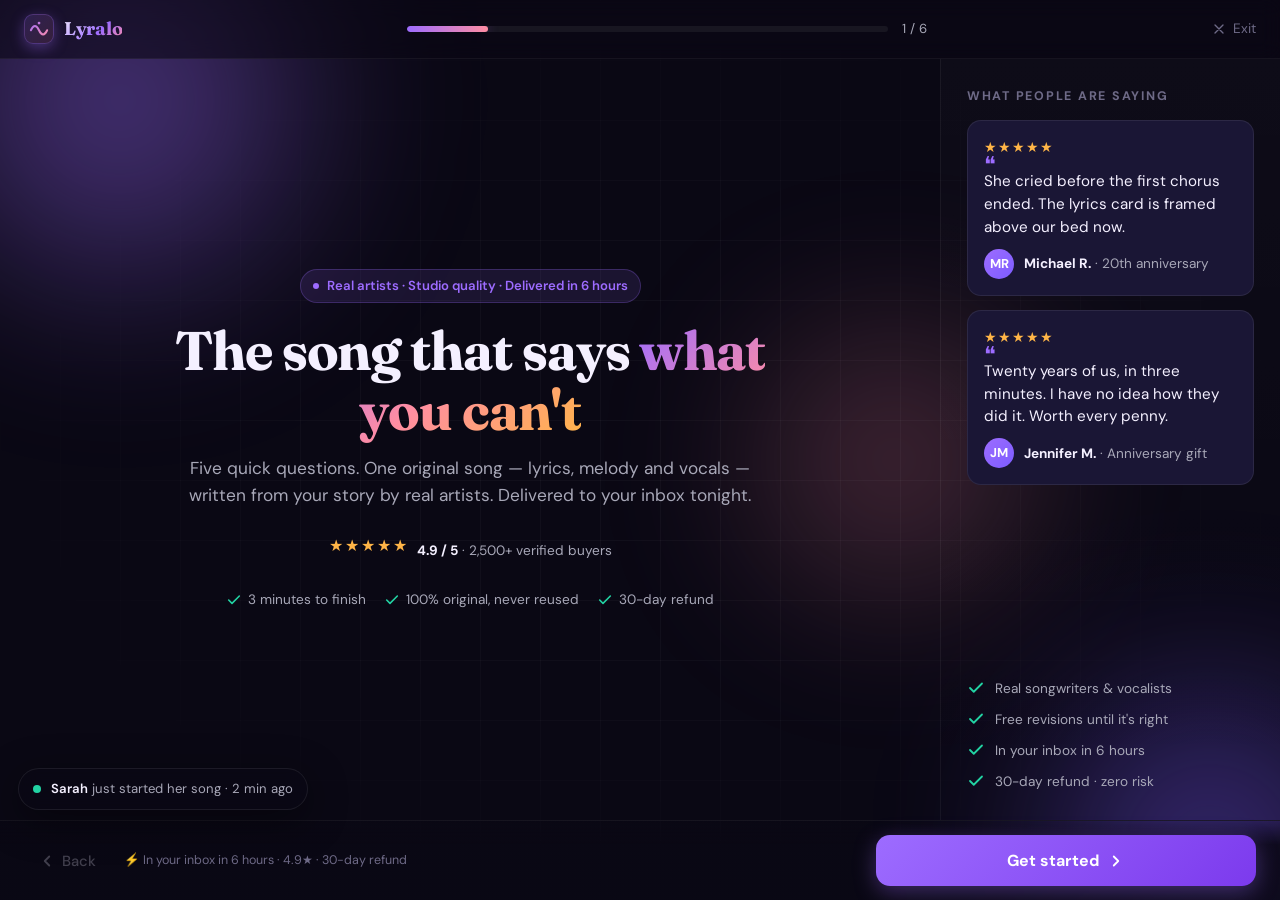
<file: quiz.html>
<!DOCTYPE html>
<html lang="en">
<head>
    <meta charset="UTF-8">
    <meta name="viewport" content="width=device-width, initial-scale=1.0, viewport-fit=cover">
    <meta name="theme-color" content="#0a0814">
    <meta name="robots" content="noindex,follow">
    <title>Create Your Song — Lyralo</title>
    <meta name="description" content="Answer a few quick questions and we'll craft a one-of-a-kind song for your special someone. Ready in 6 hours.">
    <link rel="preconnect" href="https://fonts.googleapis.com">
    <link rel="preconnect" href="https://fonts.gstatic.com" crossorigin>
    <link href="https://fonts.googleapis.com/css2?family=Fraunces:opsz,wght@9..144,600;9..144,700;9..144,800&family=DM+Sans:wght@300;400;500;600;700&display=swap" rel="stylesheet">
    <style>
    /* ========== TOKENS ========== */
    *,*::before,*::after{margin:0;padding:0;box-sizing:border-box}
    :root{
      --bg:#0a0814;
      --bg-2:#11111a;
      --surface:#1a1635;
      --surface-2:#221d40;
      --border:rgba(255,255,255,.08);
      --border-soft:rgba(255,255,255,.05);
      --text:#f4f0ff;
      --text-2:#a8a8b8;
      --text-3:#6e6a87;
      --accent:#9d6cff;
      --accent-2:#ff8da3;
      --accent-glow:rgba(157, 108, 255,.35);
      --gold:#ffb547;
      --green:#22d3a3;
      --purple:#7c5cff;
      --radius:14px;
      --radius-lg:20px;
      --shadow:0 10px 40px rgba(0,0,0,.45);
      --font:'DM Sans',-apple-system,BlinkMacSystemFont,Segoe UI,sans-serif;
      --display:'Fraunces','Playfair Display',Georgia,serif;
    }
    html,body{height:100%}
    html{scroll-behavior:smooth;font-size:16px}
    body{
      font-family:var(--font);
      background:var(--bg);
      color:var(--text);
      line-height:1.55;
      -webkit-font-smoothing:antialiased;
      overflow:hidden;
    }
    a{color:inherit;text-decoration:none}
    button{cursor:pointer;border:0;background:none;font-family:inherit;color:inherit}
    input,textarea,select{font-family:inherit;font-size:1rem;color:inherit}
    img{max-width:100%;display:block}

    /* ========== BACKGROUND ATMOSPHERE ========== */
    .bg-fx{position:fixed;inset:0;z-index:0;overflow:hidden;pointer-events:none}
    .orb{position:absolute;border-radius:50%;filter:blur(80px);opacity:.55;animation:float 18s ease-in-out infinite}
    .orb-1{width:520px;height:520px;background:radial-gradient(circle,#9d6cff 0%,transparent 70%);top:-160px;left:-140px}
    .orb-2{width:460px;height:460px;background:radial-gradient(circle,#7c5cff 0%,transparent 70%);bottom:-180px;right:-160px;animation-delay:-6s}
    .orb-3{width:380px;height:380px;background:radial-gradient(circle,#ff8da3 0%,transparent 70%);top:30%;left:55%;animation-delay:-12s;opacity:.35}
    .grid-fx{position:absolute;inset:0;background-image:linear-gradient(rgba(255,255,255,.03) 1px,transparent 1px),linear-gradient(90deg,rgba(255,255,255,.03) 1px,transparent 1px);background-size:60px 60px;mask-image:radial-gradient(ellipse at center,black 30%,transparent 75%)}
    @keyframes float{0%,100%{transform:translate(0,0) scale(1)}50%{transform:translate(28px,-32px) scale(1.05)}}

    /* ========== APP SHELL ========== */
    .app{position:relative;z-index:1;height:100dvh;display:flex;flex-direction:column}

    /* HEADER */
    .topbar{
      flex:0 0 auto;
      display:flex;align-items:center;gap:16px;
      padding:14px 24px;
      border-bottom:1px solid var(--border-soft);
      background:rgba(10,8,20,.6);
      backdrop-filter:blur(10px);
      -webkit-backdrop-filter:blur(10px);
    }
    .brand{display:flex;align-items:center;gap:10px;font-family:var(--display);font-weight:700;letter-spacing:-.015em;font-size:1.15rem}
    .brand-word{background:linear-gradient(135deg,var(--text) 0%,var(--accent) 60%,var(--accent-2) 100%);-webkit-background-clip:text;background-clip:text;-webkit-text-fill-color:transparent}
    .brand-mark{
      width:30px;height:30px;display:grid;place-items:center;
      background:linear-gradient(135deg,rgba(157,108,255,.18),rgba(255,141,163,.12));
      border:1px solid rgba(157,108,255,.28);
      border-radius:9px;
      box-shadow:0 4px 14px var(--accent-glow);
    }
    .progress{flex:1;display:flex;align-items:center;gap:14px;max-width:520px;margin:0 auto}
    .progress-track{flex:1;height:6px;background:rgba(255,255,255,.06);border-radius:99px;overflow:hidden}
    .progress-fill{height:100%;width:16.6%;background:linear-gradient(90deg,var(--accent),var(--accent-2));border-radius:99px;transition:width .5s cubic-bezier(.4,0,.2,1);box-shadow:0 0 12px var(--accent-glow)}
    .progress-label{font-size:.82rem;color:var(--text-2);font-variant-numeric:tabular-nums;white-space:nowrap}
    .exit-link{font-size:.85rem;color:var(--text-3);transition:color .2s;display:flex;align-items:center;gap:6px}
    .exit-link:hover{color:var(--text-2)}

    /* STAGE — fills viewport */
    .stage{
      flex:1 1 auto;position:relative;overflow:hidden;
      display:flex;
    }
    .stage-inner{
      flex:1;display:flex;align-items:center;justify-content:center;
      padding:24px;
      overflow-y:auto;overflow-x:hidden;
      scrollbar-width:thin;scrollbar-color:rgba(255,255,255,.12) transparent;
    }
    .stage-inner::-webkit-scrollbar{width:8px}
    .stage-inner::-webkit-scrollbar-thumb{background:rgba(255,255,255,.1);border-radius:99px}

    /* STEP — only active is visible */
    .step{
      width:100%;max-width:780px;
      display:none;
      animation:slideIn .45s cubic-bezier(.16,1,.3,1) both;
    }
    .step.active{display:block}
    @keyframes slideIn{from{opacity:0;transform:translateY(18px)}to{opacity:1;transform:translateY(0)}}

    .step-eyebrow{display:inline-flex;align-items:center;gap:8px;color:var(--accent);font-weight:600;font-size:.78rem;letter-spacing:.14em;text-transform:uppercase;margin-bottom:10px}
    .step-eyebrow::before{content:"";width:18px;height:1.5px;background:var(--accent)}
    .step h2{font-family:var(--display);font-size:clamp(1.7rem,3.6vw,2.4rem);line-height:1.15;letter-spacing:-.015em;font-weight:700;margin-bottom:8px}
    .step .lead{color:var(--text-2);font-size:1.02rem;margin-bottom:24px;max-width:60ch}

    /* SIDE PANEL (desktop only) */
    .sidepanel{
      flex:0 0 340px;display:none;flex-direction:column;
      padding:28px 26px;
      border-left:1px solid var(--border-soft);
      background:linear-gradient(180deg,rgba(255,255,255,.02),transparent);
    }
    .sidepanel h3{font-size:.78rem;letter-spacing:.14em;text-transform:uppercase;color:var(--text-3);margin-bottom:14px}
    .sp-card{
      background:var(--surface);border:1px solid var(--border);border-radius:var(--radius);
      padding:16px;margin-bottom:14px;
    }
    .sp-quote{font-size:.95rem;line-height:1.5;color:var(--text);margin-bottom:10px}
    .sp-quote::before{content:"❝";color:var(--accent);font-size:1.4rem;font-family:var(--display);line-height:0;display:block;margin-bottom:6px}
    .sp-author{display:flex;align-items:center;gap:10px;font-size:.85rem;color:var(--text-2)}
    .sp-author-avatar{width:30px;height:30px;border-radius:50%;background:linear-gradient(135deg,var(--accent),var(--purple));display:grid;place-items:center;font-weight:700;font-size:.8rem;color:white;flex:0 0 30px}
    .sp-stars{color:var(--gold);font-size:.85rem;letter-spacing:1px;margin-bottom:6px}
    .sp-trust{display:flex;flex-direction:column;gap:10px;margin-top:auto}
    .sp-trust-row{display:flex;align-items:center;gap:10px;font-size:.85rem;color:var(--text-2)}
    .sp-trust-row svg{flex:0 0 18px;color:var(--green)}

    /* OPTIONS — occasion grid */
    .grid{display:grid;gap:10px}
    .grid-occ{grid-template-columns:repeat(auto-fill,minmax(150px,1fr))}
    .opt{
      position:relative;
      background:var(--surface);border:1.5px solid var(--border);border-radius:var(--radius);
      padding:18px 14px;text-align:center;
      transition:transform .18s,border-color .18s,background .18s;
      display:flex;flex-direction:column;align-items:center;gap:8px;
      min-height:108px;
    }
    .opt:hover{border-color:rgba(157, 108, 255,.5);background:var(--surface-2);transform:translateY(-2px)}
    .opt.selected{border-color:var(--accent);background:linear-gradient(180deg,rgba(157, 108, 255,.12),var(--surface-2));box-shadow:0 0 0 3px rgba(157, 108, 255,.15),0 8px 24px rgba(157, 108, 255,.18)}
    .opt-icon{font-size:1.7rem;line-height:1}
    .opt-label{font-size:.95rem;font-weight:500;color:var(--text)}
    .opt-tag{
      position:absolute;top:-8px;right:10px;
      font-size:.62rem;font-weight:700;letter-spacing:.08em;
      padding:3px 8px;border-radius:99px;
      background:linear-gradient(135deg,var(--accent),var(--accent-2));color:white;
      text-transform:uppercase;
    }
    .opt-tag.gold{background:linear-gradient(135deg,#ffb547,#f97316);color:#0a0814}
    .opt-tag.purple{background:linear-gradient(135deg,var(--purple),#5b21b6);color:white}

    /* GENRE LIST — single-column rows on desktop */
    .grid-genre{grid-template-columns:repeat(2,1fr);gap:8px}
    .row{
      display:flex;align-items:center;gap:14px;
      background:var(--surface);border:1.5px solid var(--border);border-radius:var(--radius);
      padding:14px 16px;text-align:left;transition:.2s;
    }
    .row:hover{border-color:rgba(157, 108, 255,.5);background:var(--surface-2)}
    .row.selected{border-color:var(--accent);background:linear-gradient(90deg,rgba(157, 108, 255,.10),var(--surface-2));box-shadow:0 0 0 3px rgba(157, 108, 255,.15)}
    .row-radio{
      flex:0 0 18px;width:18px;height:18px;border-radius:50%;
      border:2px solid var(--border);position:relative;transition:.2s;
    }
    .row.selected .row-radio{border-color:var(--accent);background:var(--accent);box-shadow:0 0 0 3px rgba(157, 108, 255,.2)}
    .row.selected .row-radio::after{content:"";position:absolute;inset:3px;background:white;border-radius:50%}
    .row-body{flex:1;min-width:0}
    .row-name{font-weight:600;font-size:.98rem;color:var(--text);display:flex;align-items:center;gap:8px}
    .row-desc{font-size:.82rem;color:var(--text-3);margin-top:2px}
    .row-tag{font-size:.6rem;font-weight:700;letter-spacing:.08em;padding:2px 7px;border-radius:99px;background:rgba(157, 108, 255,.15);color:var(--accent);text-transform:uppercase}
    .row-tag.hot{background:rgba(255, 181, 71,.15);color:var(--gold)}

    /* MOOD PILLS */
    .pills{display:flex;flex-wrap:wrap;gap:8px}
    .pill{
      padding:10px 16px;border-radius:99px;background:var(--surface);
      border:1.5px solid var(--border);font-size:.92rem;font-weight:500;color:var(--text-2);
      transition:.2s;
    }
    .pill:hover{border-color:rgba(157, 108, 255,.5);color:var(--text);background:var(--surface-2)}
    .pill.selected{border-color:var(--accent);background:linear-gradient(90deg,rgba(157, 108, 255,.18),rgba(255, 141, 163,.12));color:var(--text);box-shadow:0 0 0 3px rgba(157, 108, 255,.15)}

    .subhead{
      display:flex;align-items:center;gap:10px;margin:22px 0 12px;
      font-size:.78rem;letter-spacing:.14em;text-transform:uppercase;color:var(--text-3);font-weight:600;
    }
    .subhead::after{content:"";flex:1;height:1px;background:var(--border)}

    /* FORM */
    .field{margin-bottom:16px}
    .field label{display:block;font-size:.85rem;font-weight:600;color:var(--text-2);margin-bottom:6px;letter-spacing:.02em}
    .field label .req{color:var(--accent);margin-left:2px}
    .field input,.field textarea,.field select{
      width:100%;background:var(--surface);border:1.5px solid var(--border);border-radius:var(--radius);
      padding:14px 16px;color:var(--text);transition:.2s;
    }
    .field input:focus,.field textarea:focus,.field select:focus{
      outline:none;border-color:var(--accent);background:var(--surface-2);
      box-shadow:0 0 0 3px rgba(157, 108, 255,.18);
    }
    .field textarea{resize:vertical;min-height:140px;line-height:1.55;font-family:inherit}
    .field .hint{display:block;font-size:.78rem;color:var(--text-3);margin-top:6px}
    .field .hint .count{color:var(--text-2);font-weight:600}

    .field-row{display:grid;grid-template-columns:1fr 1fr;gap:14px}
    @media (max-width:560px){.field-row{grid-template-columns:1fr}}

    .tips-card{
      background:linear-gradient(180deg,rgba(157, 108, 255,.08),rgba(157, 108, 255,.03));
      border:1px solid rgba(157, 108, 255,.18);
      border-radius:var(--radius);padding:14px 16px;margin:8px 0 18px;
    }
    .tips-card h5{font-size:.78rem;letter-spacing:.12em;text-transform:uppercase;color:var(--accent);font-weight:700;margin-bottom:8px}
    .tips-card ul{list-style:none;display:grid;gap:5px}
    .tips-card li{font-size:.88rem;color:var(--text-2);padding-left:18px;position:relative;line-height:1.5}
    .tips-card li::before{content:"♪";position:absolute;left:0;color:var(--accent);font-weight:700}

    /* VOICE GRID */
    .grid-voice{grid-template-columns:repeat(4,1fr);gap:10px}
    @media (max-width:680px){.grid-voice{grid-template-columns:repeat(2,1fr)}}
    .voice{
      position:relative;background:var(--surface);border:1.5px solid var(--border);border-radius:var(--radius);
      padding:18px 12px;text-align:center;transition:.2s;display:flex;flex-direction:column;align-items:center;gap:6px;
      min-height:130px;justify-content:center;
    }
    .voice:hover{border-color:rgba(157, 108, 255,.5);background:var(--surface-2);transform:translateY(-2px)}
    .voice.selected{border-color:var(--accent);background:linear-gradient(180deg,rgba(157, 108, 255,.12),var(--surface-2));box-shadow:0 0 0 3px rgba(157, 108, 255,.15)}
    .voice-icon{font-size:2rem;line-height:1}
    .voice-name{font-weight:600;font-size:.95rem}
    .voice-sub{font-size:.75rem;color:var(--text-3)}
    .voice-tag{position:absolute;top:-8px;left:50%;transform:translateX(-50%);font-size:.6rem;font-weight:700;letter-spacing:.06em;padding:3px 8px;border-radius:99px;background:linear-gradient(135deg,var(--gold),#f97316);color:#0a0814;text-transform:uppercase;white-space:nowrap}

    /* SUMMARY (final step) */
    .summary{
      background:linear-gradient(135deg,rgba(157, 108, 255,.08),rgba(124, 92, 255,.06));
      border:1px solid rgba(157, 108, 255,.2);
      border-radius:var(--radius-lg);padding:18px;margin-bottom:18px;
    }
    .summary-head{display:flex;justify-content:space-between;align-items:flex-start;margin-bottom:14px;gap:10px}
    .summary-tag{display:inline-block;font-size:.7rem;font-weight:700;letter-spacing:.1em;padding:4px 10px;border-radius:99px;background:linear-gradient(135deg,var(--accent),var(--accent-2));color:white;text-transform:uppercase;margin-bottom:6px}
    .summary-title{font-family:var(--display);font-size:1.3rem;font-weight:700}
    .summary-edit{font-size:.82rem;color:var(--accent);font-weight:600;padding:6px 10px;border-radius:8px;transition:.2s}
    .summary-edit:hover{background:rgba(157, 108, 255,.1)}
    .summary-grid{display:grid;grid-template-columns:repeat(2,1fr);gap:10px}
    .sum-cell{background:rgba(0,0,0,.25);border:1px solid var(--border-soft);border-radius:10px;padding:10px 12px}
    .sum-label{display:block;font-size:.66rem;letter-spacing:.12em;text-transform:uppercase;color:var(--text-3);margin-bottom:2px;font-weight:600}
    .sum-value{font-size:.92rem;font-weight:600;color:var(--text)}

    /* PACKAGES */
    .pkg{
      position:relative;display:flex;align-items:center;gap:14px;
      background:var(--surface);border:2px solid var(--border);border-radius:var(--radius);
      padding:16px;margin-bottom:10px;transition:.2s;cursor:pointer;
    }
    .pkg:hover{border-color:rgba(157, 108, 255,.5)}
    .pkg.selected{border-color:var(--accent);background:linear-gradient(90deg,rgba(157, 108, 255,.08),var(--surface-2));box-shadow:0 0 0 3px rgba(157, 108, 255,.15)}
    .pkg-check{flex:0 0 22px;width:22px;height:22px;border-radius:50%;border:2px solid var(--border);position:relative;transition:.2s}
    .pkg.selected .pkg-check{border-color:var(--accent);background:var(--accent)}
    .pkg.selected .pkg-check::after{content:"✓";position:absolute;inset:0;display:grid;place-items:center;color:white;font-size:.75rem;font-weight:700}
    .pkg-body{flex:1;min-width:0}
    .pkg-title{font-weight:700;font-size:1rem}
    .pkg-desc{font-size:.82rem;color:var(--text-3);margin-top:2px}
    .pkg-save{font-size:.78rem;color:var(--green);margin-top:4px;font-weight:600}
    .pkg-price{text-align:right;flex:0 0 auto}
    .pkg-old{display:block;font-size:.82rem;color:var(--text-3);text-decoration:line-through}
    .pkg-new{font-size:1.25rem;font-weight:700;color:var(--text)}
    .pkg-badge{position:absolute;top:-9px;right:14px;font-size:.62rem;font-weight:700;letter-spacing:.08em;padding:3px 9px;border-radius:99px;background:linear-gradient(135deg,var(--gold),#f97316);color:#0a0814;text-transform:uppercase}

    .checkout-trust{display:flex;flex-wrap:wrap;justify-content:center;gap:14px;margin:14px 0;font-size:.82rem;color:var(--text-2)}

    /* CTA + FOOTER BAR */
    .footbar{
      flex:0 0 auto;
      padding:14px 24px calc(14px + env(safe-area-inset-bottom));
      background:linear-gradient(180deg,rgba(10,8,20,0),rgba(10,8,20,.85) 30%);
      border-top:1px solid var(--border-soft);
      display:flex;align-items:center;gap:14px;
    }
    .back-btn{
      display:inline-flex;align-items:center;gap:6px;padding:12px 14px;
      color:var(--text-2);font-weight:500;font-size:.92rem;border-radius:var(--radius);
      transition:.2s;
    }
    .back-btn:hover{color:var(--text);background:rgba(255,255,255,.04)}
    .back-btn:disabled{opacity:.35;cursor:not-allowed}
    .next-btn{
      flex:1;max-width:380px;margin-left:auto;
      display:inline-flex;align-items:center;justify-content:center;gap:8px;
      padding:15px 22px;border-radius:var(--radius);
      background:linear-gradient(135deg,var(--accent),#7c3aed);
      color:white;font-weight:700;font-size:1rem;
      box-shadow:0 6px 22px var(--accent-glow);
      transition:.2s;
    }
    .next-btn:hover:not(:disabled){transform:translateY(-2px);box-shadow:0 10px 30px var(--accent-glow)}
    .next-btn:disabled{opacity:.45;cursor:not-allowed;box-shadow:none}
    .next-btn .arr{transition:transform .25s}
    .next-btn:hover:not(:disabled) .arr{transform:translateX(3px)}
    .footbar-meta{display:none;font-size:.78rem;color:var(--text-3);margin-right:auto}

    /* LIVE BADGE */
    .live{
      position:fixed;left:18px;bottom:90px;z-index:5;
      display:flex;align-items:center;gap:10px;
      background:rgba(10,8,20,.85);border:1px solid var(--border);
      backdrop-filter:blur(10px);-webkit-backdrop-filter:blur(10px);
      padding:10px 14px;border-radius:99px;
      font-size:.82rem;color:var(--text-2);
      box-shadow:var(--shadow);
      animation:slideUp .5s cubic-bezier(.16,1,.3,1) .8s both;
      max-width:calc(100vw - 36px);
    }
    .live-dot{width:8px;height:8px;border-radius:50%;background:var(--green);box-shadow:0 0 0 0 rgba(34, 211, 163,.6);animation:livePulse 1.6s infinite}
    .live strong{color:var(--text);font-weight:600}
    @keyframes livePulse{0%{box-shadow:0 0 0 0 rgba(34, 211, 163,.6)}70%{box-shadow:0 0 0 10px rgba(34, 211, 163,0)}100%{box-shadow:0 0 0 0 rgba(34, 211, 163,0)}}
    @keyframes slideUp{from{opacity:0;transform:translateY(20px)}to{opacity:1;transform:translateY(0)}}

    /* WELCOME STEP (step 0) */
    .welcome{text-align:center;max-width:620px;margin:0 auto}
    .welcome-pill{display:inline-flex;align-items:center;gap:8px;padding:6px 12px;border-radius:99px;background:rgba(157, 108, 255,.12);border:1px solid rgba(157, 108, 255,.25);color:var(--accent);font-size:.82rem;font-weight:600;margin-bottom:18px}
    .welcome h1{font-family:var(--display);font-size:clamp(2rem,5.5vw,3.4rem);line-height:1.1;letter-spacing:-.02em;font-weight:700;margin-bottom:14px}
    .welcome h1 em{font-style:normal;background:linear-gradient(135deg,var(--accent),var(--accent-2),var(--gold));-webkit-background-clip:text;background-clip:text;-webkit-text-fill-color:transparent}
    .welcome-lead{color:var(--text-2);font-size:1.08rem;margin-bottom:26px;max-width:50ch;margin-left:auto;margin-right:auto}
    .welcome-meta{display:flex;flex-wrap:wrap;justify-content:center;gap:18px;margin-top:22px;font-size:.85rem;color:var(--text-2)}
    .welcome-meta span{display:flex;align-items:center;gap:6px}
    .welcome-meta svg{color:var(--green);flex:0 0 16px}
    .welcome-stars{color:var(--gold);letter-spacing:2px;font-size:1rem;margin-bottom:8px}
    .welcome-stars-row{display:flex;align-items:center;justify-content:center;gap:8px;font-size:.85rem;color:var(--text-2);margin-bottom:18px}

    /* DESKTOP LAYOUT */
    @media (min-width:1024px){
      .stage{display:flex}
      .sidepanel{display:flex}
      .footbar-meta{display:block}
    }
    @media (max-width:560px){
      .topbar{padding:12px 16px;gap:10px}
      .stage-inner{padding:18px 16px}
      .footbar{padding:10px 16px calc(10px + env(safe-area-inset-bottom));gap:8px}
      .next-btn{padding:14px 16px;font-size:.95rem}
      .step h2{font-size:1.6rem}
      .live{left:10px;right:10px;bottom:78px;justify-content:center}
      .grid-occ{grid-template-columns:repeat(2,1fr)}
      .grid-genre{grid-template-columns:1fr}
      .summary-grid{grid-template-columns:1fr}
    }
    @media (min-width:561px) and (max-width:900px){
      .grid-occ{grid-template-columns:repeat(3,1fr)}
    }

    .visually-hidden{position:absolute;width:1px;height:1px;padding:0;margin:-1px;overflow:hidden;clip:rect(0,0,0,0);white-space:nowrap;border:0}
    </style>
</head>
<body>

<div class="bg-fx" aria-hidden="true">
    <div class="orb orb-1"></div>
    <div class="orb orb-2"></div>
    <div class="orb orb-3"></div>
    <div class="grid-fx"></div>
</div>

<div class="app">

    <!-- ========== HEADER ========== -->
    <header class="topbar">
        <a href="/" class="brand" aria-label="Lyralo home">
            <span class="brand-mark" aria-hidden="true">
                <svg width="20" height="20" viewBox="0 0 32 32" fill="none">
                    <defs>
                        <linearGradient id="lyraGradQuiz" x1="0" y1="0" x2="32" y2="32" gradientUnits="userSpaceOnUse">
                            <stop offset="0%" stop-color="#9d6cff"/>
                            <stop offset="100%" stop-color="#ff8da3"/>
                        </linearGradient>
                    </defs>
                    <path d="M3 18c4-9 9-9 13 0s9 9 13 0" stroke="url(#lyraGradQuiz)" stroke-width="3.2" stroke-linecap="round" fill="none"/>
                    <circle cx="16" cy="6.5" r="2.2" fill="url(#lyraGradQuiz)"/>
                </svg>
            </span>
            <span class="brand-word">Lyralo</span>
        </a>
        <div class="progress" aria-hidden="true">
            <div class="progress-track">
                <div class="progress-fill" id="progressFill"></div>
            </div>
            <span class="progress-label"><span id="stepCurrent">1</span>&nbsp;/&nbsp;6</span>
        </div>
        <a href="/" class="exit-link" aria-label="Save and exit">
            <svg width="16" height="16" viewBox="0 0 24 24" fill="none" stroke="currentColor" stroke-width="2" stroke-linecap="round" stroke-linejoin="round"><path d="M18 6 6 18M6 6l12 12"/></svg>
            <span class="hide-sm">Exit</span>
        </a>
    </header>

    <!-- ========== STAGE ========== -->
    <main class="stage">

        <div class="stage-inner">

            <!-- ===== STEP 0 — WELCOME (intro) ===== -->
            <section class="step active welcome" data-step="0">
                <div class="welcome-pill">
                    <span style="display:inline-block;width:6px;height:6px;background:var(--accent);border-radius:50%"></span>
                    Real artists · Studio quality · Delivered in 6 hours
                </div>
                <h1>The song that says <em>what you can't</em></h1>
                <p class="welcome-lead">Five quick questions. One original song — lyrics, melody and vocals — written from your story by real artists. Delivered to your inbox tonight.</p>
                <div class="welcome-stars-row">
                    <span class="welcome-stars">★★★★★</span>
                    <span><strong style="color:var(--text)">4.9 / 5</strong> · 2,500+ verified buyers</span>
                </div>
                <div class="welcome-meta">
                    <span><svg width="16" height="16" viewBox="0 0 24 24" fill="none" stroke="currentColor" stroke-width="2.4" stroke-linecap="round" stroke-linejoin="round"><polyline points="20 6 9 17 4 12"/></svg>3 minutes to finish</span>
                    <span><svg width="16" height="16" viewBox="0 0 24 24" fill="none" stroke="currentColor" stroke-width="2.4" stroke-linecap="round" stroke-linejoin="round"><polyline points="20 6 9 17 4 12"/></svg>100% original, never reused</span>
                    <span><svg width="16" height="16" viewBox="0 0 24 24" fill="none" stroke="currentColor" stroke-width="2.4" stroke-linecap="round" stroke-linejoin="round"><polyline points="20 6 9 17 4 12"/></svg>30-day refund</span>
                </div>
            </section>

            <!-- ===== STEP 1 — OCCASION ===== -->
            <section class="step" data-step="1">
                <span class="step-eyebrow">Step 1 of 6 · Occasion</span>
                <h2>What are we writing about?</h2>
                <p class="lead">Pick the moment. We'll match the tone.</p>
                <div class="grid grid-occ" role="radiogroup" aria-label="Occasion">
                    <button type="button" class="opt" data-q="occasion" data-value="Anniversary">
                        <span class="opt-tag">♥ Love</span>
                        <span class="opt-icon">❤️</span>
                        <span class="opt-label">Anniversary</span>
                    </button>
                    <button type="button" class="opt" data-q="occasion" data-value="Birthday">
                        <span class="opt-icon">🎂</span>
                        <span class="opt-label">Birthday</span>
                    </button>
                    <button type="button" class="opt" data-q="occasion" data-value="Mother's Day">
                        <span class="opt-tag gold">Trending</span>
                        <span class="opt-icon">🌸</span>
                        <span class="opt-label">Mother's Day</span>
                    </button>
                    <button type="button" class="opt" data-q="occasion" data-value="Wedding">
                        <span class="opt-icon">💒</span>
                        <span class="opt-label">Wedding</span>
                    </button>
                    <button type="button" class="opt" data-q="occasion" data-value="Valentine's Day">
                        <span class="opt-icon">💝</span>
                        <span class="opt-label">Valentine's Day</span>
                    </button>
                    <button type="button" class="opt" data-q="occasion" data-value="Father's Day">
                        <span class="opt-icon">👨</span>
                        <span class="opt-label">Father's Day</span>
                    </button>
                    <button type="button" class="opt" data-q="occasion" data-value="Engagement">
                        <span class="opt-icon">💍</span>
                        <span class="opt-label">Engagement</span>
                    </button>
                    <button type="button" class="opt" data-q="occasion" data-value="New Baby">
                        <span class="opt-icon">👶</span>
                        <span class="opt-label">New Baby</span>
                    </button>
                    <button type="button" class="opt" data-q="occasion" data-value="Graduation">
                        <span class="opt-icon">🎓</span>
                        <span class="opt-label">Graduation</span>
                    </button>
                    <button type="button" class="opt" data-q="occasion" data-value="Christmas">
                        <span class="opt-icon">🎄</span>
                        <span class="opt-label">Christmas</span>
                    </button>
                    <button type="button" class="opt" data-q="occasion" data-value="Memorial/Tribute">
                        <span class="opt-tag purple">Tribute</span>
                        <span class="opt-icon">🕊️</span>
                        <span class="opt-label">Memorial</span>
                    </button>
                    <button type="button" class="opt" data-q="occasion" data-value="Just Because">
                        <span class="opt-icon">✨</span>
                        <span class="opt-label">Just Because</span>
                    </button>
                </div>
            </section>

            <!-- ===== STEP 2 — RECIPIENT ===== -->
            <section class="step" data-step="2">
                <span class="step-eyebrow">Step 2 of 6 · Recipient</span>
                <h2>Who's the song for?</h2>
                <p class="lead">Their name and your bond will be woven straight into the lyrics.</p>
                <div class="field-row">
                    <div class="field">
                        <label for="recipientName">Their name<span class="req">*</span></label>
                        <input type="text" id="recipientName" placeholder="e.g. Sarah, Mom, David…" autocomplete="off" required>
                        <span class="hint">May appear in the song's chorus or first verse.</span>
                    </div>
                    <div class="field">
                        <label for="relationship">Your relationship<span class="req">*</span></label>
                        <input type="text" id="relationship" placeholder="e.g. Wife, Best Friend, Mom…" autocomplete="off" required>
                        <span class="hint">How are you connected to them?</span>
                    </div>
                </div>
                <div class="tips-card" style="margin-top:6px">
                    <h5>Why it matters</h5>
                    <ul>
                        <li>Songs that mention the recipient by name are rated 2× more emotional.</li>
                        <li>Specific relationships unlock more authentic lyrics.</li>
                    </ul>
                </div>
            </section>

            <!-- ===== STEP 3 — GENRE ===== -->
            <section class="step" data-step="3">
                <span class="step-eyebrow">Step 3 of 6 · Sound</span>
                <h2>What does their playlist sound like?</h2>
                <p class="lead">Pick a genre and a mood. Don't overthink it — we'll find the sweet spot.</p>
                <div class="grid grid-genre" role="radiogroup" aria-label="Genre">
                    <button type="button" class="row" data-q="genre" data-value="Pop">
                        <span class="row-radio"></span>
                        <span class="row-body">
                            <span class="row-name">Pop <span class="row-tag">#1</span></span>
                            <span class="row-desc">Contemporary &amp; catchy · most chosen</span>
                        </span>
                    </button>
                    <button type="button" class="row" data-q="genre" data-value="Acoustic">
                        <span class="row-radio"></span>
                        <span class="row-body">
                            <span class="row-name">Acoustic</span>
                            <span class="row-desc">Intimate &amp; personal</span>
                        </span>
                    </button>
                    <button type="button" class="row" data-q="genre" data-value="R&amp;B/Soul">
                        <span class="row-radio"></span>
                        <span class="row-body">
                            <span class="row-name">R&amp;B / Soul <span class="row-tag hot">Hot</span></span>
                            <span class="row-desc">Smooth &amp; soulful</span>
                        </span>
                    </button>
                    <button type="button" class="row" data-q="genre" data-value="Country">
                        <span class="row-radio"></span>
                        <span class="row-body">
                            <span class="row-name">Country</span>
                            <span class="row-desc">Heartfelt storytelling</span>
                        </span>
                    </button>
                    <button type="button" class="row" data-q="genre" data-value="Rock">
                        <span class="row-radio"></span>
                        <span class="row-body">
                            <span class="row-name">Rock</span>
                            <span class="row-desc">Guitar-driven energy</span>
                        </span>
                    </button>
                    <button type="button" class="row" data-q="genre" data-value="Hip-Hop">
                        <span class="row-radio"></span>
                        <span class="row-body">
                            <span class="row-name">Hip-Hop</span>
                            <span class="row-desc">Modern &amp; rhythmic</span>
                        </span>
                    </button>
                    <button type="button" class="row" data-q="genre" data-value="Jazz">
                        <span class="row-radio"></span>
                        <span class="row-body">
                            <span class="row-name">Jazz</span>
                            <span class="row-desc">Sophisticated &amp; timeless</span>
                        </span>
                    </button>
                    <button type="button" class="row" data-q="genre" data-value="Folk">
                        <span class="row-radio"></span>
                        <span class="row-body">
                            <span class="row-name">Folk</span>
                            <span class="row-desc">Warm &amp; storytelling</span>
                        </span>
                    </button>
                </div>

                <div class="subhead">Mood</div>
                <div class="pills" role="radiogroup" aria-label="Mood">
                    <button type="button" class="pill" data-q="mood" data-value="Romantic">Romantic &amp; Tender ❤️</button>
                    <button type="button" class="pill" data-q="mood" data-value="Upbeat">Upbeat &amp; Celebratory 🎉</button>
                    <button type="button" class="pill" data-q="mood" data-value="Emotional">Emotional &amp; Moving 😢</button>
                    <button type="button" class="pill" data-q="mood" data-value="Fun">Fun &amp; Playful 😄</button>
                    <button type="button" class="pill" data-q="mood" data-value="Epic">Epic &amp; Powerful ⚡</button>
                    <button type="button" class="pill" data-q="mood" data-value="Calm">Calm &amp; Peaceful ☮</button>
                    <button type="button" class="pill" data-q="mood" data-value="Nostalgic">Nostalgic 🌅</button>
                    <button type="button" class="pill" data-q="mood" data-value="Energetic">Energetic 🔥</button>
                </div>
            </section>

            <!-- ===== STEP 4 — VOICE ===== -->
            <section class="step" data-step="4">
                <span class="step-eyebrow">Step 4 of 6 · Voice</span>
                <h2>Whose voice should sing it?</h2>
                <p class="lead">Studio-trained singers, every time. Pick the vocal you want to hear.</p>
                <div class="grid grid-voice" role="radiogroup" aria-label="Voice">
                    <button type="button" class="voice" data-q="voice" data-value="Female">
                        <span class="voice-icon">👩</span>
                        <span class="voice-name">Female</span>
                        <span class="voice-sub">Warm &amp; expressive</span>
                    </button>
                    <button type="button" class="voice" data-q="voice" data-value="Male">
                        <span class="voice-icon">👨</span>
                        <span class="voice-name">Male</span>
                        <span class="voice-sub">Rich &amp; grounded</span>
                    </button>
                    <button type="button" class="voice" data-q="voice" data-value="Duet">
                        <span class="voice-tag">Most chosen</span>
                        <span class="voice-icon">💑</span>
                        <span class="voice-name">Duet</span>
                        <span class="voice-sub">Male &amp; Female</span>
                    </button>
                    <button type="button" class="voice" data-q="voice" data-value="Surprise">
                        <span class="voice-icon">🎲</span>
                        <span class="voice-name">Surprise me</span>
                        <span class="voice-sub">Best fit for your story</span>
                    </button>
                </div>
                <div class="field" style="margin-top:18px">
                    <label for="senderName">Your name <span style="color:var(--text-3);font-weight:400">(optional)</span></label>
                    <input type="text" id="senderName" placeholder="We can mention you as the gift giver" autocomplete="off">
                </div>
            </section>

            <!-- ===== STEP 5 — STORY ===== -->
            <section class="step" data-step="5">
                <span class="step-eyebrow">Step 5 of 6 · The story</span>
                <h2>Tell us the story</h2>
                <p class="lead">This is where the magic happens. The more specific you get, the more personal the song.</p>
                <div class="field">
                    <label for="story">Key memories &amp; moments<span class="req">*</span></label>
                    <textarea id="story" rows="6" maxlength="1500" placeholder="Tell us about your favorite memories, special moments, inside jokes, nicknames, or anything that makes them special…"></textarea>
                    <span class="hint"><span class="count" id="storyCount">0</span> / 1500 characters · songs with detailed stories are rated 2× more emotional.</span>
                </div>
                <div class="tips-card">
                    <h5>Need inspiration? Answer any of these:</h5>
                    <ul>
                        <li>What's your favorite memory together?</li>
                        <li>What makes them laugh?</li>
                        <li>What do you admire most about them?</li>
                        <li>Any special places, inside jokes or nicknames?</li>
                    </ul>
                </div>
                <div class="field">
                    <label for="specialRequests">Special requests <span style="color:var(--text-3);font-weight:400">(optional)</span></label>
                    <textarea id="specialRequests" rows="2" maxlength="500" placeholder="Specific phrases to include, words to avoid, language preferences…"></textarea>
                    <span class="hint"><span class="count" id="specialCount">0</span> / 500 characters</span>
                </div>
            </section>

            <!-- ===== STEP 6 — REVIEW &amp; CHECKOUT ===== -->
            <section class="step" data-step="6">
                <span class="step-eyebrow">Final step · Review &amp; checkout</span>
                <h2>Almost there. Lock in your song.</h2>
                <p class="lead">Quick review. Pick your package. We start composing the moment you confirm.</p>

                <div class="summary">
                    <div class="summary-head">
                        <div>
                            <span class="summary-tag" id="sumOccasion">YOUR SONG</span>
                            <h3 class="summary-title">Song for <span id="sumRecipient">them</span></h3>
                        </div>
                        <button type="button" class="summary-edit" data-edit="1">✏ Edit</button>
                    </div>
                    <div class="summary-grid">
                        <div class="sum-cell">
                            <span class="sum-label">Relationship</span>
                            <span class="sum-value" id="sumRelationship">—</span>
                        </div>
                        <div class="sum-cell">
                            <span class="sum-label">Genre</span>
                            <span class="sum-value" id="sumGenre">—</span>
                        </div>
                        <div class="sum-cell">
                            <span class="sum-label">Mood</span>
                            <span class="sum-value" id="sumMood">—</span>
                        </div>
                        <div class="sum-cell">
                            <span class="sum-label">Voice</span>
                            <span class="sum-value" id="sumVoice">—</span>
                        </div>
                    </div>
                </div>

                <div class="pkg" data-package="single" data-usd-total="69">
                    <span class="pkg-check"></span>
                    <div class="pkg-body">
                        <div class="pkg-title">Song Only</div>
                        <div class="pkg-desc">1 personalized song · MP3 download · 6h delivery</div>
                    </div>
                    <div class="pkg-price">
                        <span class="pkg-new" data-usd="69">$69</span>
                    </div>
                </div>

                <div class="pkg selected" data-package="complete" data-usd-total="99">
                    <span class="pkg-badge">Most popular</span>
                    <span class="pkg-check"></span>
                    <div class="pkg-body">
                        <div class="pkg-title">The Complete Gift</div>
                        <div class="pkg-desc">2 songs + lyrics card · MP3 + WAV · priority 6h delivery</div>
                        <div class="pkg-save">Save <span data-usd="80">$80</span> — 2nd song for <span data-usd="30">$30</span> more</div>
                    </div>
                    <div class="pkg-price">
                        <span class="pkg-old" data-usd="179">$179</span>
                        <span class="pkg-new" data-usd="99">$99</span>
                    </div>
                </div>

                <div class="checkout-trust">
                    <span>🔒 Secure checkout</span>
                    <span>💰 30-day money-back</span>
                    <span>⚡ 6h delivery</span>
                    <span>♻ Free revisions</span>
                </div>
            </section>

        </div>

        <!-- ========== SIDE PANEL (desktop) ========== -->
        <aside class="sidepanel" aria-label="Customer reassurance">
            <h3>What people are saying</h3>

            <div class="sp-card">
                <div class="sp-stars">★★★★★</div>
                <p class="sp-quote">She cried before the first chorus ended. The lyrics card is framed above our bed now.</p>
                <div class="sp-author">
                    <span class="sp-author-avatar">MR</span>
                    <span><strong style="color:var(--text)">Michael R.</strong> · 20th anniversary</span>
                </div>
            </div>

            <div class="sp-card">
                <div class="sp-stars">★★★★★</div>
                <p class="sp-quote">Twenty years of us, in three minutes. I have no idea how they did it. Worth every penny.</p>
                <div class="sp-author">
                    <span class="sp-author-avatar">JM</span>
                    <span><strong style="color:var(--text)">Jennifer M.</strong> · Anniversary gift</span>
                </div>
            </div>

            <div class="sp-trust">
                <div class="sp-trust-row">
                    <svg width="18" height="18" viewBox="0 0 24 24" fill="none" stroke="currentColor" stroke-width="2.4" stroke-linecap="round" stroke-linejoin="round"><polyline points="20 6 9 17 4 12"/></svg>
                    Real songwriters &amp; vocalists
                </div>
                <div class="sp-trust-row">
                    <svg width="18" height="18" viewBox="0 0 24 24" fill="none" stroke="currentColor" stroke-width="2.4" stroke-linecap="round" stroke-linejoin="round"><polyline points="20 6 9 17 4 12"/></svg>
                    Free revisions until it's right
                </div>
                <div class="sp-trust-row">
                    <svg width="18" height="18" viewBox="0 0 24 24" fill="none" stroke="currentColor" stroke-width="2.4" stroke-linecap="round" stroke-linejoin="round"><polyline points="20 6 9 17 4 12"/></svg>
                    In your inbox in 6 hours
                </div>
                <div class="sp-trust-row">
                    <svg width="18" height="18" viewBox="0 0 24 24" fill="none" stroke="currentColor" stroke-width="2.4" stroke-linecap="round" stroke-linejoin="round"><polyline points="20 6 9 17 4 12"/></svg>
                    30-day refund · zero risk
                </div>
            </div>
        </aside>

    </main>

    <!-- ========== LIVE BADGE ========== -->
    <div class="live" id="liveBadge" aria-live="polite">
        <span class="live-dot"></span>
        <span><strong id="liveName">Sarah</strong> just started her song · <span id="liveAgo">2 min ago</span></span>
    </div>

    <!-- ========== FOOTER BAR (CTA) ========== -->
    <footer class="footbar">
        <button type="button" class="back-btn" id="backBtn" aria-label="Back" disabled>
            <svg width="18" height="18" viewBox="0 0 24 24" fill="none" stroke="currentColor" stroke-width="2.4" stroke-linecap="round" stroke-linejoin="round"><polyline points="15 18 9 12 15 6"/></svg>
            <span>Back</span>
        </button>
        <span class="footbar-meta" id="footMeta">⚡ In your inbox in 6 hours · 4.9★ · 30-day refund</span>
        <button type="button" class="next-btn" id="nextBtn">
            <span id="nextLabel">Get started</span>
            <svg class="arr" width="18" height="18" viewBox="0 0 24 24" fill="none" stroke="currentColor" stroke-width="2.4" stroke-linecap="round" stroke-linejoin="round"><polyline points="9 18 15 12 9 6"/></svg>
        </button>
    </footer>

</div>

<script>
(function(){
    'use strict';

    // ============ STATE ============
    var TOTAL = 6; // numbered steps (1..6); welcome is step 0
    var current = 0;
    var data = {
        occasion:'', recipientName:'', relationship:'',
        genre:'', mood:'', voice:'', senderName:'',
        story:'', specialRequests:'',
        package:'complete'
    };

    // Restore progress if user comes back
    try {
        var saved = JSON.parse(sessionStorage.getItem('ly_quiz') || 'null');
        if (saved && typeof saved === 'object') Object.assign(data, saved);
    } catch(e){}

    var save = function(){
        try { sessionStorage.setItem('ly_quiz', JSON.stringify(data)); } catch(e){}
    };

    // ============ DOM ============
    var steps = document.querySelectorAll('.step');
    var stepByIndex = {};
    steps.forEach(function(s){ stepByIndex[s.dataset.step] = s; });

    var fill = document.getElementById('progressFill');
    var stepLabel = document.getElementById('stepCurrent');
    var nextBtn = document.getElementById('nextBtn');
    var nextLabel = document.getElementById('nextLabel');
    var backBtn = document.getElementById('backBtn');

    // ============ NAV ============
    function setProgress(n){
        var pct = Math.max(2, Math.round((Math.max(n,1) / TOTAL) * 100));
        fill.style.width = pct + '%';
        stepLabel.textContent = Math.max(1, n);
    }

    function applyNextLabel(n){
        if (n === 0) nextLabel.textContent = 'Get started';
        else if (n === 5) nextLabel.textContent = 'See my song preview';
        else if (n === 6) nextLabel.textContent = 'Create my song';
        else nextLabel.textContent = 'Continue';
    }

    function canAdvance(n){
        if (n === 0) return true;
        if (n === 1) return !!data.occasion;
        if (n === 2) return !!(data.recipientName && data.relationship);
        if (n === 3) return !!(data.genre && data.mood);
        if (n === 4) return !!data.voice;
        if (n === 5) return !!(data.story && data.story.trim().length >= 12);
        if (n === 6) return true;
        return false;
    }

    function refreshNextState(){
        nextBtn.disabled = !canAdvance(current);
    }

    function goTo(n){
        if (n < 0 || n > TOTAL) return;
        var prev = stepByIndex[current];
        var next = stepByIndex[n];
        if (!next) return;
        if (prev) prev.classList.remove('active');
        next.classList.add('active');
        // Reset scroll
        document.querySelector('.stage-inner').scrollTop = 0;
        current = n;
        setProgress(n);
        applyNextLabel(n);
        backBtn.disabled = (n === 0);
        refreshNextState();

        // Auto-focus first input on form steps
        var firstInput = next.querySelector('input,textarea');
        if (firstInput && (n === 2 || n === 5)) {
            setTimeout(function(){ firstInput.focus(); }, 320);
        }

        if (n === 6) renderSummary();
    }

    nextBtn.addEventListener('click', function(){
        captureFields();
        if (!canAdvance(current)) {
            shakeFooter();
            return;
        }
        if (current === TOTAL) {
            handleCheckout();
            return;
        }
        goTo(current + 1);
    });

    backBtn.addEventListener('click', function(){
        if (current > 0) goTo(current - 1);
    });

    // Keyboard: Enter to advance (when not in textarea), Esc to go back
    document.addEventListener('keydown', function(e){
        if (e.key === 'Enter' && e.target.tagName !== 'TEXTAREA' && e.target.tagName !== 'BUTTON') {
            e.preventDefault();
            nextBtn.click();
        }
        if (e.key === 'Escape' && current > 0) {
            backBtn.click();
        }
    });

    function shakeFooter(){
        nextBtn.animate([
            { transform:'translateX(0)' },
            { transform:'translateX(-6px)' },
            { transform:'translateX(6px)' },
            { transform:'translateX(0)' }
        ], { duration:240, easing:'ease-in-out' });
    }

    // ============ SELECTIONS ============
    document.querySelectorAll('[data-q]').forEach(function(btn){
        btn.addEventListener('click', function(){
            var q = btn.dataset.q;
            var v = btn.dataset.value;
            var siblings = document.querySelectorAll('[data-q="'+q+'"]');
            siblings.forEach(function(s){ s.classList.remove('selected'); });
            btn.classList.add('selected');
            data[q] = v;
            save();
            refreshNextState();

            // Auto-advance for single-pick steps
            if (q === 'occasion' || q === 'voice') {
                setTimeout(function(){
                    if (canAdvance(current)) goTo(current + 1);
                }, 320);
            }
            // Genre+mood share step 3 — only auto-advance once both picked
            if ((q === 'genre' || q === 'mood') && data.genre && data.mood) {
                // Don't auto-advance: user might want to change after picking both;
                // but enable the next button so they feel ready.
            }
        });
    });

    // ============ TEXT FIELDS ============
    function bindField(id, key, counterId){
        var el = document.getElementById(id);
        if (!el) return;
        el.value = data[key] || '';
        el.addEventListener('input', function(){
            data[key] = el.value;
            if (counterId) {
                var c = document.getElementById(counterId);
                if (c) c.textContent = el.value.length;
            }
            save();
            refreshNextState();
        });
    }
    bindField('recipientName', 'recipientName');
    bindField('relationship', 'relationship');
    bindField('senderName', 'senderName');
    bindField('story', 'story', 'storyCount');
    bindField('specialRequests', 'specialRequests', 'specialCount');

    function captureFields(){
        ['recipientName','relationship','senderName','story','specialRequests'].forEach(function(id){
            var el = document.getElementById(id);
            if (el) data[id === 'recipientName' ? 'recipientName' : (id === 'relationship' ? 'relationship' : id)] = el.value;
        });
        save();
    }

    // Restore selected buttons from saved data
    function restoreSelections(){
        ['occasion','genre','mood','voice'].forEach(function(q){
            if (!data[q]) return;
            var btn = document.querySelector('[data-q="'+q+'"][data-value="'+data[q].replace(/"/g,'\\"')+'"]');
            if (btn) btn.classList.add('selected');
        });
    }

    // ============ SUMMARY ============
    function renderSummary(){
        var setText = function(id, v, fb){
            var el = document.getElementById(id);
            if (el) el.textContent = (v && String(v).trim()) || fb || '—';
        };
        setText('sumOccasion', (data.occasion || 'Your song').toUpperCase(), 'YOUR SONG');
        setText('sumRecipient', data.recipientName, 'them');
        setText('sumRelationship', data.relationship, '—');
        setText('sumGenre', data.genre, '—');
        setText('sumMood', data.mood, '—');
        setText('sumVoice', data.voice, '—');
    }

    document.querySelectorAll('[data-edit]').forEach(function(b){
        b.addEventListener('click', function(){
            var to = parseInt(b.dataset.edit, 10) || 1;
            goTo(to);
        });
    });

    // ============ PACKAGES ============
    document.querySelectorAll('.pkg').forEach(function(p){
        p.addEventListener('click', function(){
            document.querySelectorAll('.pkg').forEach(function(o){ o.classList.remove('selected'); });
            p.classList.add('selected');
            data.package = p.dataset.package;
            save();
        });
    });

    // ============ CHECKOUT ============
    function handleCheckout(){
        if (!data.occasion || !data.recipientName || !data.genre || !data.mood || !data.voice || !data.story) {
            alert('Please fill in all fields before checking out.');
            return;
        }
        // In production, redirect to /cart/add or backend.
        console.log('Lyralo order:', data);
        alert('🎵 Order ready! In production this redirects to checkout.\n\nPackage: ' + data.package);
    }

    // ============ LIVE SOCIAL PROOF ============
    var liveNames = ['Sarah','Michael','Emma','David','Olivia','James','Ava','Noah','Sophia','Liam','Mia','Ethan'];
    var liveActions = ['just started her song','ordered a Mother\'s Day song','picked the Complete Gift','just finished her quiz','ordered an anniversary song'];
    var liveAgos = ['just now','1 min ago','2 min ago','4 min ago','6 min ago','8 min ago'];
    var liveBadge = document.getElementById('liveBadge');
    var liveName = document.getElementById('liveName');
    var liveAgoEl = document.getElementById('liveAgo');

    function rotateLive(){
        var n = liveNames[Math.floor(Math.random()*liveNames.length)];
        var a = liveAgos[Math.floor(Math.random()*liveAgos.length)];
        liveBadge.style.opacity = '0';
        setTimeout(function(){
            liveName.textContent = n;
            liveAgoEl.textContent = a;
            liveBadge.style.opacity = '';
        }, 320);
    }
    setInterval(rotateLive, 9000);

    // ============ INIT ============
    restoreSelections();
    setProgress(1);
    applyNextLabel(0);
    refreshNextState();

    // ============ GEO PRICING ============
    (function initPricing(){
        var LOCALES = {
            US:{c:'USD',l:'en-US'}, CA:{c:'CAD',l:'en-CA'}, GB:{c:'GBP',l:'en-GB'},
            UK:{c:'GBP',l:'en-GB'}, AU:{c:'AUD',l:'en-AU'}, NZ:{c:'NZD',l:'en-NZ'}, IE:{c:'EUR',l:'en-IE'}
        };
        var FALLBACK = { USD:1, CAD:1.37, GBP:0.79, AUD:1.52, NZD:1.65, EUR:0.92 };

        function fmt(usd, loc, rate){
            var amt = Math.round(usd * rate);
            try {
                return new Intl.NumberFormat(loc.l, { style:'currency', currency:loc.c, maximumFractionDigits:0, minimumFractionDigits:0 }).format(amt);
            } catch(e){ return loc.c + ' ' + amt; }
        }
        function render(country, rates){
            var loc = LOCALES[country] || LOCALES.US;
            var rate = (rates && rates[loc.c]) || FALLBACK[loc.c] || 1;
            document.querySelectorAll('[data-usd]').forEach(function(el){
                var u = parseFloat(el.getAttribute('data-usd'));
                if (!isNaN(u)) el.textContent = fmt(u, loc, rate);
            });
        }
        render('US', FALLBACK);
        var cached = sessionStorage.getItem('cu_country');
        var cachedRates = sessionStorage.getItem('cu_rates');
        if (cached && cachedRates) {
            try { render(cached, JSON.parse(cachedRates)); } catch(e){}
        }
        Promise.all([
            fetch('https://ipapi.co/json/', { cache:'no-store' }).then(function(r){ return r.ok ? r.json() : null; }).catch(function(){ return null; }),
            fetch('https://open.er-api.com/v6/latest/USD', { cache:'no-store' }).then(function(r){ return r.ok ? r.json() : null; }).catch(function(){ return null; })
        ]).then(function(res){
            var country = (res[0] && res[0].country_code ? res[0].country_code : 'US').toUpperCase();
            var rates = (res[1] && res[1].rates) ? res[1].rates : FALLBACK;
            try {
                sessionStorage.setItem('cu_country', country);
                sessionStorage.setItem('cu_rates', JSON.stringify(rates));
            } catch(e){}
            render(country, rates);
        });
    })();

})();
</script>

</body>
</html>
</file>
